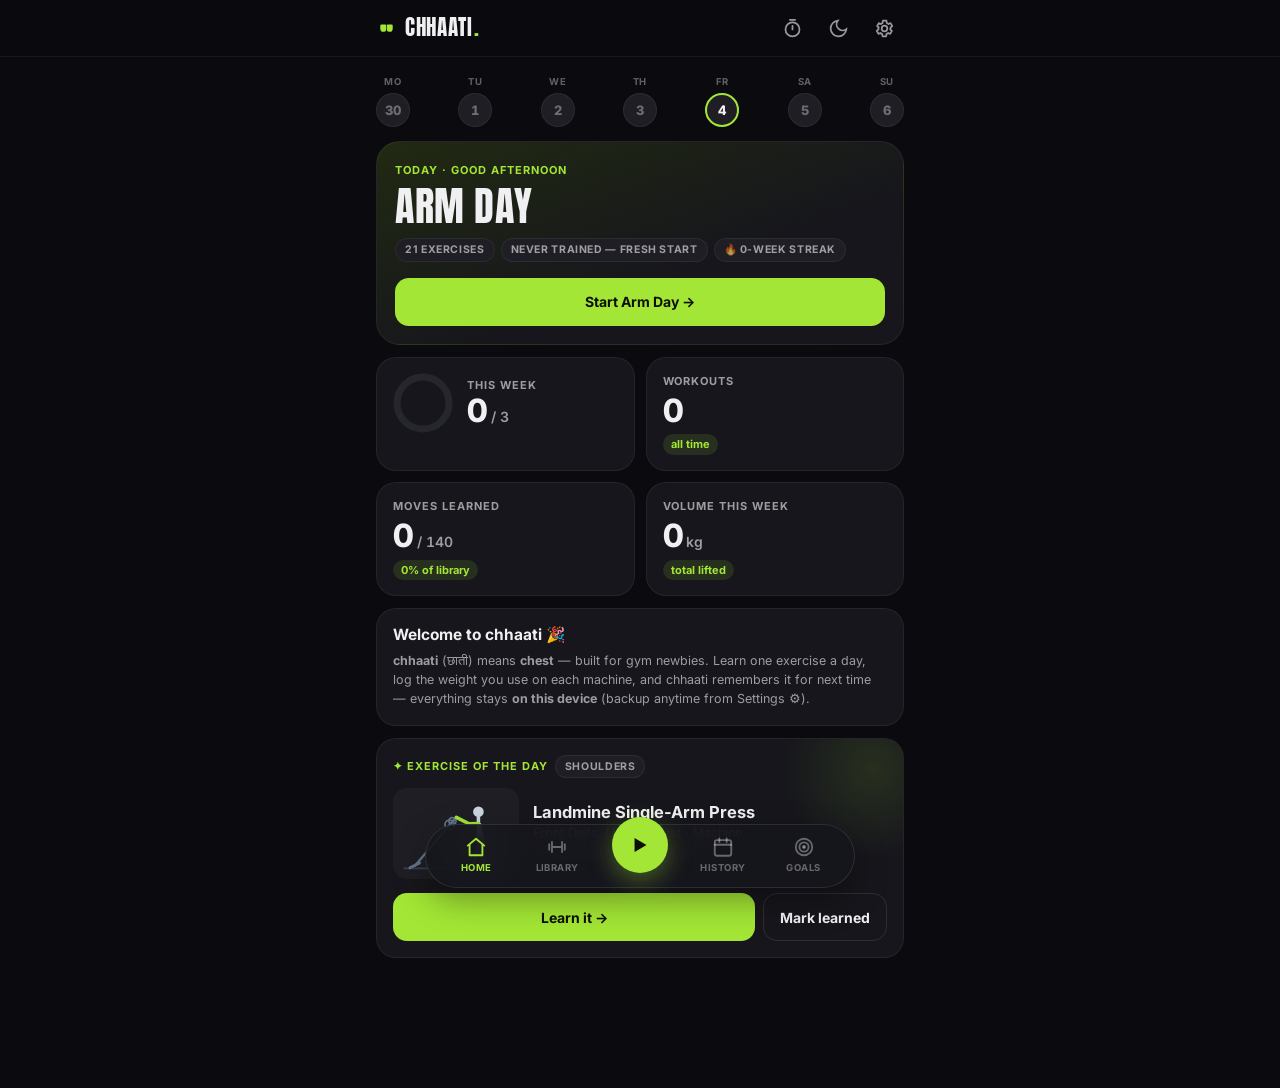
<file: index.html>
<!DOCTYPE html>
<html lang="en" data-theme="dark">
<head>
<meta charset="UTF-8">
<meta name="viewport" content="width=device-width, initial-scale=1, viewport-fit=cover">
<title>chhaati — your pocket gym coach</title>
<meta name="description" content="chhaati (छाती = chest): a beginner-friendly gym tracker. Learn exercises with animated demos, remember your weights, hit your goals.">
<meta name="theme-color" content="#0b0b0f">
<link rel="canonical" href="https://chhaati.github.io/">
<meta property="og:type" content="website">
<meta property="og:site_name" content="chhaati">
<meta property="og:title" content="chhaati — your pocket gym coach">
<meta property="og:description" content="140 exercises with animated demos. Learn one new machine every day — chhaati remembers every weight you lift. Free, offline, no account.">
<meta property="og:url" content="https://chhaati.github.io/">
<meta property="og:image" content="https://chhaati.github.io/og.png">
<meta property="og:image:width" content="1200">
<meta property="og:image:height" content="630">
<meta property="og:image:alt" content="chhaati — your pocket gym coach. 140 exercises, animated demos, remembers your weights, works offline.">
<meta property="og:locale" content="en_US">
<meta name="twitter:card" content="summary_large_image">
<meta name="twitter:title" content="chhaati — your pocket gym coach">
<meta name="twitter:description" content="140 exercises with animated demos. Learn one new machine every day — chhaati remembers every weight you lift.">
<meta name="twitter:image" content="https://chhaati.github.io/og.png">
<script>
/* set theme before first paint to avoid flash */
try {
  var t = localStorage.getItem("gymlog.theme") || "dark";
  document.documentElement.setAttribute("data-theme", t);
  if (t === "light") document.querySelector('meta[name="theme-color"]').setAttribute("content", "#f2f3f5");
} catch (e) {}
</script>
<link rel="icon" href="./icon.svg" type="image/svg+xml">
<link rel="apple-touch-icon" href="./apple-touch-icon.png">
<link rel="manifest" href="./manifest.json">
<link rel="preconnect" href="https://fonts.googleapis.com">
<link rel="preconnect" href="https://fonts.gstatic.com" crossorigin>
<link href="https://fonts.googleapis.com/css2?family=Anton&family=Inter:wght@400;500;600;700;800&display=swap" rel="stylesheet">
<link rel="stylesheet" href="./css/style.css">
</head>
<body>

<header class="topbar">
  <div class="topbar-inner">
    <div class="brand">
      <svg viewBox="0 0 128 128" width="21" height="21" aria-hidden="true">
        <path fill="var(--accent)" d="M34 40 H58 Q62 40 62 44 V72 Q62 84 50 84 H44 Q26 84 26 62 V48 Q26 40 34 40 Z"/>
        <path fill="var(--accent)" d="M94 40 H70 Q66 40 66 44 V72 Q66 84 78 84 H84 Q102 84 102 62 V48 Q102 40 94 40 Z"/>
      </svg>
      CHHAATI<span class="dot">.</span>
    </div>
    <div class="topbar-actions">
      <button class="icon-btn" id="btn-timer" title="Rest timer" aria-label="Rest timer">
        <svg viewBox="0 0 24 24" width="21" height="21" fill="none" stroke="currentColor" stroke-width="2" stroke-linecap="round"><circle cx="12" cy="13" r="8"/><path d="M12 13V9M9 2h6"/></svg>
      </button>
      <button class="icon-btn" id="btn-theme" title="Toggle theme" aria-label="Toggle theme">
        <svg class="ic-moon" viewBox="0 0 24 24" width="21" height="21" fill="none" stroke="currentColor" stroke-width="2" stroke-linecap="round"><path d="M21 12.8A9 9 0 1 1 11.2 3 7 7 0 0 0 21 12.8z"/></svg>
        <svg class="ic-sun" viewBox="0 0 24 24" width="21" height="21" fill="none" stroke="currentColor" stroke-width="2" stroke-linecap="round"><circle cx="12" cy="12" r="4"/><path d="M12 2v2M12 20v2M4.9 4.9l1.4 1.4M17.7 17.7l1.4 1.4M2 12h2M20 12h2M4.9 19.1l1.4-1.4M17.7 6.3l1.4-1.4"/></svg>
      </button>
      <button class="icon-btn" id="btn-settings" title="Settings" aria-label="Settings">
        <svg viewBox="0 0 24 24" width="21" height="21" fill="none" stroke="currentColor" stroke-width="2" stroke-linecap="round" stroke-linejoin="round"><circle cx="12" cy="12" r="3.2"/><path d="M19 12a7 7 0 0 0-.1-1.2l2-1.5-2-3.4-2.3 1a7 7 0 0 0-2-1.2L14.2 3h-4l-.4 2.7a7 7 0 0 0-2 1.2l-2.3-1-2 3.4 2 1.5A7 7 0 0 0 5 12c0 .4 0 .8.1 1.2l-2 1.5 2 3.4 2.3-1a7 7 0 0 0 2 1.2l.4 2.7h4l.4-2.7a7 7 0 0 0 2-1.2l2.3 1 2-3.4-2-1.5c.1-.4.1-.8.1-1.2Z"/></svg>
      </button>
    </div>
  </div>
</header>

<main id="view" class="view"></main>

<nav class="bottomnav" id="bottomnav">
  <button data-tab="home" class="nav-btn active" aria-label="Home">
    <svg viewBox="0 0 24 24" fill="none" stroke="currentColor" stroke-width="2" stroke-linecap="round" stroke-linejoin="round"><path d="M3 10.5 12 3l9 7.5"/><path d="M5 9.5V21h14V9.5"/></svg>
    <span>Home</span>
  </button>
  <button data-tab="exercises" class="nav-btn" aria-label="Exercises">
    <svg viewBox="0 0 24 24" fill="none" stroke="currentColor" stroke-width="2" stroke-linecap="round"><path d="M6.5 6.5v11M17.5 6.5v11M3.5 9v6M20.5 9v6M6.5 12h11"/></svg>
    <span>Library</span>
  </button>
  <button class="nav-fab" id="nav-fab" title="Start today's workout" aria-label="Start today's workout">
    <svg viewBox="0 0 24 24" fill="none" stroke="currentColor" stroke-width="2.6" stroke-linecap="round"><path d="M7 5.5v13l11-6.5z" fill="currentColor" stroke="none"/></svg>
  </button>
  <button data-tab="history" class="nav-btn" aria-label="History">
    <svg viewBox="0 0 24 24" fill="none" stroke="currentColor" stroke-width="2" stroke-linecap="round" stroke-linejoin="round"><rect x="3" y="4.5" width="18" height="17" rx="2.5"/><path d="M3 9.5h18M8 2.5v4M16 2.5v4"/></svg>
    <span>History</span>
  </button>
  <button data-tab="goals" class="nav-btn" aria-label="Goals">
    <svg viewBox="0 0 24 24" fill="none" stroke="currentColor" stroke-width="2" stroke-linecap="round"><circle cx="12" cy="12" r="9"/><circle cx="12" cy="12" r="5"/><circle cx="12" cy="12" r="1.2" fill="currentColor"/></svg>
    <span>Goals</span>
  </button>
</nav>

<div id="modal-root"></div>
<div id="restpill-root"></div>
<div id="toast-root" class="toast-root"></div>

<script src="./data/exercises-chest.js"></script>
<script src="./data/exercises-back.js"></script>
<script src="./data/exercises-legs.js"></script>
<script src="./data/exercises-shoulders.js"></script>
<script src="./data/exercises-arms.js"></script>
<script src="./data/exercises-core.js"></script>
<script src="./data/exercises-cardio.js"></script>
<script src="./js/store.js"></script>
<script src="./js/app.js"></script>
<script>
if ("serviceWorker" in navigator && location.protocol.startsWith("http")) {
  window.addEventListener("load", function () {
    navigator.serviceWorker.register("./sw.js").catch(function () {});
  });
}
</script>
</body>
</html>
</file>
<file: css/style.css>
/* ============================================================
   IronLog — "Volt Forge" design system
   Dark-first · layered near-black · one electric lime accent
   Anton (display) + Inter (UI, tabular numerals)
   ============================================================ */
:root {
  /* backgrounds — depth from layered grays */
  --bg-0: #0b0b0f;
  --bg-1: #16161c;
  --bg-2: #1e1e24;
  --bg-3: #26262e;
  /* lines */
  --hairline: rgba(255, 255, 255, 0.06);
  --border: rgba(255, 255, 255, 0.10);
  --border-strong: #2a2a33;
  /* text — never pure white */
  --text-hi: #f0f0f2;
  --text-mid: rgba(240, 240, 242, 0.62);
  --text-low: rgba(240, 240, 242, 0.38);
  /* accent */
  --accent: #a3e635;
  --accent-hover: #bef264;
  --accent-press: #84cc16;
  --accent-ink: #0c1004;
  --accent-text: #a3e635;
  --accent-tint: rgba(163, 230, 53, 0.12);
  --accent-glow: rgba(163, 230, 53, 0.35);
  --done-tint: rgba(163, 230, 53, 0.08);
  /* semantic */
  --warmup: #fb923c;
  --failure: #f87171;
  --pr-gold: #facc15;
  /* gradients */
  --grad-hero: linear-gradient(160deg, #212a12 0%, #16161c 62%);
  --grad-chart: linear-gradient(180deg, rgba(163, 230, 53, 0.18), rgba(163, 230, 53, 0));
  /* exercise-figure SVG palette */
  --fig: #cbd5e1;
  --acc: #a3e635;
  --equip: #64748b;
  --floor: #334155;
  /* group colors (dots/tags only, never surfaces) */
  --g-chest: #f472b6;
  --g-back: #60a5fa;
  --g-legs: #a3e635;
  --g-shoulders: #fbbf24;
  --g-arms: #c084fc;
  --g-core: #34d399;
  --g-cardio: #f87171;
  /* motion */
  --ease-out: cubic-bezier(0.16, 1, 0.3, 1);
}
:root[data-theme="light"] {
  --bg-0: #f2f3f5;
  --bg-1: #ffffff;
  --bg-2: #eceef1;
  --bg-3: #e0e3e8;
  --hairline: rgba(10, 14, 20, 0.07);
  --border: rgba(10, 14, 20, 0.12);
  --border-strong: #d3d7dd;
  --text-hi: #15181d;
  --text-mid: rgba(21, 24, 29, 0.64);
  --text-low: rgba(21, 24, 29, 0.4);
  --accent-text: #4d7c0f;
  --accent-tint: rgba(101, 163, 13, 0.13);
  --accent-glow: rgba(132, 204, 22, 0.35);
  --done-tint: rgba(101, 163, 13, 0.09);
  --grad-hero: linear-gradient(160deg, #e8f4d1 0%, #ffffff 62%);
  --fig: #334155;
  --acc: #65a30d;
  --equip: #94a3b8;
  --floor: #cbd5e1;
}

* { box-sizing: border-box; }
html { -webkit-text-size-adjust: 100%; }
body {
  margin: 0;
  font-family: "Inter", -apple-system, BlinkMacSystemFont, "Segoe UI", Roboto, sans-serif;
  background: var(--bg-0);
  color: var(--text-hi);
  line-height: 1.5;
  font-size: 14.5px;
  min-height: 100dvh;
  transition: background 0.25s ease, color 0.25s ease;
}
button { font: inherit; color: inherit; cursor: pointer; touch-action: manipulation; }
input, select { touch-action: manipulation; }
input, select, textarea { font: inherit; color: inherit; }
h1, h2, h3, h4 { margin: 0; line-height: 1.25; }
::selection { background: var(--accent); color: var(--accent-ink); }
:focus-visible { outline: 2px solid var(--accent); outline-offset: 2px; }

.display, .modal-head h2, .hero-title, .page-title {
  font-family: "Anton", "Arial Narrow", Impact, sans-serif;
  font-weight: 400;
  text-transform: uppercase;
  letter-spacing: 0.015em;
  line-height: 1;
}
.eyebrow {
  font-size: 11px; font-weight: 700; text-transform: uppercase;
  letter-spacing: 0.09em; color: var(--text-mid);
}
.num { font-variant-numeric: tabular-nums; }

/* ============ top bar ============ */
.topbar {
  position: sticky; top: 0; z-index: 40;
  background: color-mix(in srgb, var(--bg-0) 74%, transparent);
  backdrop-filter: blur(16px);
  -webkit-backdrop-filter: blur(16px);
  border-bottom: 1px solid var(--hairline);
}
.topbar-inner {
  max-width: 560px; margin: 0 auto;
  display: flex; align-items: center; justify-content: space-between;
  padding: 8px 16px;
  padding-top: calc(8px + env(safe-area-inset-top));
  min-height: 56px;
}
.brand {
  font-family: "Anton", "Arial Narrow", Impact, sans-serif;
  font-size: 21px; text-transform: uppercase; letter-spacing: 0.03em;
  display: flex; align-items: center; gap: 8px;
}
.brand .dot { margin-left: -6px; }
.brand .dot { color: var(--accent-text); }
.topbar-actions { display: flex; gap: 6px; }
.icon-btn {
  width: 40px; height: 40px; border-radius: 12px;
  border: 1px solid transparent; background: transparent;
  color: var(--text-mid);
  display: grid; place-items: center;
  transition: transform 0.12s var(--ease-out), background 0.15s, color 0.15s;
}
.icon-btn:hover { background: var(--bg-2); color: var(--text-hi); }
.icon-btn:active { transform: scale(0.92); }
:root[data-theme="dark"] .ic-sun { display: none; }
:root:not([data-theme="light"]) .ic-sun { display: none; }
:root[data-theme="light"] .ic-moon { display: none; }

/* ============ layout ============ */
.view {
  max-width: 560px; margin: 0 auto;
  padding: 16px 16px calc(118px + env(safe-area-inset-bottom));
  animation: viewin 0.22s var(--ease-out);
}
@keyframes viewin { from { opacity: 0; transform: translateY(6px); } to { opacity: 1; transform: none; } }
.page-title { font-size: 26px; margin: 4px 0 16px; }

/* ============ floating pill nav ============ */
.bottomnav {
  position: fixed; z-index: 50;
  bottom: calc(12px + env(safe-area-inset-bottom));
  left: 12px; right: 12px;
  max-width: 430px; margin-inline: auto;
  height: 64px; border-radius: 999px;
  background: color-mix(in srgb, var(--bg-1) 86%, transparent);
  backdrop-filter: blur(20px);
  -webkit-backdrop-filter: blur(20px);
  border: 1px solid var(--border);
  box-shadow: 0 12px 32px rgba(0, 0, 0, 0.35);
  display: flex; align-items: center; justify-content: space-around;
  padding: 0 10px;
}
.nav-btn {
  width: 52px; height: 52px;
  display: flex; flex-direction: column; align-items: center; justify-content: center; gap: 3px;
  border: 0; background: none; border-radius: 16px;
  color: var(--text-low);
  font-size: 9.5px; font-weight: 700; text-transform: uppercase; letter-spacing: 0.05em;
  transition: color 0.15s;
}
.nav-btn svg { width: 22px; height: 22px; }
.nav-btn.active { color: var(--accent-text); }
.nav-fab {
  width: 56px; height: 56px; border-radius: 50%;
  border: 0; background: var(--accent); color: var(--accent-ink);
  display: grid; place-items: center;
  margin-top: -22px;
  box-shadow: 0 8px 24px var(--accent-glow);
  transition: transform 0.12s var(--ease-out), background 0.15s;
}
.nav-fab svg { width: 26px; height: 26px; }
.nav-fab:hover { background: var(--accent-hover); }
.nav-fab:active { transform: scale(0.92); }

/* ============ cards / generic ============ */
.card {
  background: var(--bg-1); border: 1px solid var(--hairline);
  border-radius: 20px; padding: 16px; margin-bottom: 12px;
}
.section-title {
  display: flex; align-items: baseline; justify-content: space-between;
  margin: 22px 2px 10px;
  font-family: "Anton", "Arial Narrow", Impact, sans-serif;
  font-weight: 400; text-transform: uppercase; letter-spacing: 0.04em;
  font-size: 16px;
}
.section-title small { font-family: "Inter", sans-serif; font-size: 11.5px; font-weight: 600; color: var(--text-mid); text-transform: none; letter-spacing: 0; }
.muted { color: var(--text-mid); }
.faint { color: var(--text-low); }
.small { font-size: 12.5px; }

.btn {
  display: inline-flex; align-items: center; justify-content: center; gap: 7px;
  border-radius: 14px; border: 1px solid var(--border);
  background: transparent; color: var(--text-hi);
  padding: 11px 16px; font-weight: 700; font-size: 14px;
  transition: transform 0.12s var(--ease-out), background 0.15s, box-shadow 0.15s, filter 0.15s;
}
.btn:hover { background: var(--bg-2); }
.btn:active { transform: scale(0.96); }
.btn.primary {
  background: var(--accent); color: var(--accent-ink); border-color: transparent;
  min-height: 48px;
}
.btn.primary:hover { background: var(--accent-hover); box-shadow: 0 0 24px rgba(163, 230, 53, 0.25); }
.btn.primary:active { background: var(--accent-press); }
.btn.danger { color: var(--failure); border-color: transparent; background: none; }
.btn.danger:hover { background: rgba(248, 113, 113, 0.08); }
.btn.ghost { background: none; border-color: transparent; color: var(--text-mid); }
.btn.ghost:hover { background: var(--bg-2); color: var(--text-hi); }
.btn.block { width: 100%; }
.btn.sm { padding: 7px 12px; font-size: 13px; border-radius: 11px; min-height: 0; }

.chip-row { display: flex; flex-wrap: wrap; gap: 7px; padding: 2px; }
.chip {
  flex: 0 0 auto; display: inline-flex; align-items: center; gap: 6px;
  height: 32px; padding: 0 13px; border-radius: 999px;
  font-size: 12.5px; font-weight: 600;
  border: 1px solid var(--border); background: var(--bg-2); color: var(--text-mid);
  transition: all 0.15s; white-space: nowrap;
}
.chip:hover { color: var(--text-hi); }
.chip.active {
  background: var(--accent-tint);
  border-color: color-mix(in srgb, var(--accent) 50%, transparent);
  color: var(--accent-text);
}
.chip .dot { width: 7px; height: 7px; border-radius: 50%; }
@media (max-width: 420px) { .chip { padding: 0 11px; font-size: 12px; } }

.tag {
  display: inline-flex; align-items: center; gap: 5px;
  font-size: 10.5px; font-weight: 700; letter-spacing: 0.06em;
  padding: 3px 9px; border-radius: 999px;
  background: var(--bg-2); border: 1px solid var(--hairline); color: var(--text-mid);
  text-transform: uppercase;
}

input[type="text"], input[type="number"], input[type="date"], input[type="search"], select {
  width: 100%; padding: 11px 13px; border-radius: 12px;
  border: 1px solid var(--border); background: var(--bg-2); color: var(--text-hi);
  outline: none; transition: border-color 0.15s;
  appearance: none; font-size: 15px;
}
input:focus, select:focus { border-color: var(--accent); }
label.f { display: block; font-size: 11px; font-weight: 700; color: var(--text-mid); margin: 14px 0 6px; text-transform: uppercase; letter-spacing: 0.08em; }

/* ============ home ============ */
.weekstrip { display: flex; align-items: center; gap: 8px; margin: 2px 0 14px; }
.weekstrip .days { display: flex; gap: 7px; flex: 1; justify-content: space-between; }
.wday { display: flex; flex-direction: column; align-items: center; gap: 4px; }
.wday span { font-size: 9.5px; font-weight: 700; text-transform: uppercase; letter-spacing: 0.06em; color: var(--text-low); }
.wday i {
  width: 34px; height: 34px; border-radius: 50%;
  background: var(--bg-2); border: 1px solid var(--hairline);
  display: grid; place-items: center; font-style: normal;
  font-size: 13px; font-weight: 800; color: var(--text-low);
  font-variant-numeric: tabular-nums;
}
.wday.done i { background: var(--accent); border-color: transparent; color: var(--accent-ink); }
.wday.today i { border: 2px solid var(--accent); color: var(--text-hi); }
.wday.today.done i { color: var(--accent-ink); }

.hero-card {
  position: relative; overflow: hidden;
  background: var(--grad-hero);
  border: 1px solid var(--hairline);
  border-radius: 24px; padding: 20px 18px 18px; margin-bottom: 12px;
}
.hero-card .eyebrow { color: var(--accent-text); margin-bottom: 8px; }
.hero-title {
  font-size: clamp(30px, 9vw, 40px);
  line-height: 0.98;
  animation: kinetic 3s ease-in-out infinite alternate;
}
@keyframes kinetic { from { letter-spacing: 0.005em; } to { letter-spacing: 0.028em; } }
.hero-meta { display: flex; flex-wrap: wrap; gap: 6px; margin: 12px 0 16px; }
.hero-card .btn.primary { width: 100%; }

/* bento stat tiles */
.bento { display: grid; grid-template-columns: 1fr 1fr; gap: 11px; margin-bottom: 12px; }
.tile {
  background: var(--bg-1); border: 1px solid var(--hairline);
  border-radius: 20px; padding: 15px 16px;
  display: flex; flex-direction: column; gap: 4px; min-width: 0;
}
.tile.span2 { grid-column: span 2; }
.tile .tnum {
  font-size: 32px; font-weight: 800; line-height: 1.1;
  font-variant-numeric: tabular-nums; letter-spacing: -0.01em;
}
.tile .tnum small { font-size: 14px; font-weight: 600; color: var(--text-mid); margin-left: 3px; letter-spacing: 0; }
.tile .delta {
  align-self: flex-start; font-size: 11px; font-weight: 700;
  color: var(--accent-text); background: var(--accent-tint);
  padding: 2px 8px; border-radius: 999px; margin-top: 2px;
}
.tile-ring { display: flex; align-items: center; gap: 14px; }
.tile-ring svg { transform: rotate(-90deg); flex: 0 0 auto; }
.tile-ring .ring-prog { transition: stroke-dashoffset 0.8s var(--ease-out); }

/* exercise of the day */
.eotd { position: relative; overflow: hidden; }
.eotd .glow {
  position: absolute; top: -70px; right: -70px; width: 200px; height: 200px;
  background: radial-gradient(circle, var(--accent-tint), transparent 65%);
  pointer-events: none;
}
.eotd-head { display: flex; align-items: center; gap: 7px; margin-bottom: 10px; flex-wrap: wrap; }
.eotd-body { display: flex; gap: 14px; align-items: center; }
.eotd-fig { flex: 0 0 126px; background: var(--bg-2); border-radius: 14px; padding: 6px 4px 2px; }
@media (max-width: 380px) { .eotd-fig { flex: 0 0 102px; } }
.eotd-fig svg { width: 100%; height: auto; display: block; }
.eotd h3 { font-size: 16.5px; font-weight: 700; margin-bottom: 2px; }
.eotd-actions { display: flex; gap: 8px; margin-top: 14px; }
.eotd-actions .btn.primary { flex: 1; }

/* ============ exercise library ============ */
.searchbar { position: relative; margin-bottom: 11px; }
.searchbar svg { position: absolute; left: 14px; top: 50%; transform: translateY(-50%); color: var(--text-low); }
.searchbar input { padding-left: 42px; height: 46px; border-radius: 14px; background: var(--bg-1); }

.exgrid { display: grid; grid-template-columns: 1fr 1fr; gap: 10px; }
@media (min-width: 560px) { .exgrid { grid-template-columns: 1fr 1fr 1fr; } }
.excard {
  position: relative; text-align: left;
  background: var(--bg-1); border: 1px solid var(--hairline); border-radius: 18px;
  padding: 10px; display: flex; flex-direction: column; gap: 7px;
  transition: transform 0.15s var(--ease-out), border-color 0.15s;
}
.excard:active { transform: scale(0.97); }
@media (hover: hover) {
  .excard:hover { transform: translateY(-2px); border-color: color-mix(in srgb, var(--accent) 40%, transparent); }
}
.excard .fig { background: var(--bg-2); border-radius: 12px; padding: 6px 4px 2px; }
.excard .fig svg { width: 100%; height: auto; display: block; }
.excard h4 { font-size: 13.5px; font-weight: 700; line-height: 1.3; }
.excard .meta { display: flex; gap: 5px; flex-wrap: wrap; align-items: center; }
.excard .lastw {
  font-size: 11.5px; font-weight: 700; color: var(--accent-text);
  background: var(--accent-tint); padding: 2px 8px; border-radius: 999px;
  font-variant-numeric: tabular-nums;
}
.excard .learned-badge {
  position: absolute; top: 7px; right: 7px; z-index: 2;
  width: 21px; height: 21px; border-radius: 50%;
  background: var(--accent); color: var(--accent-ink);
  display: grid; place-items: center; font-size: 12px; font-weight: 800;
}
.groupdot { width: 8px; height: 8px; border-radius: 50%; flex: 0 0 auto; }

/* ============ modal / sheet ============ */
.modal-back {
  position: fixed; inset: 0; z-index: 60;
  background: rgba(0, 0, 0, 0.6);
  backdrop-filter: blur(3px); -webkit-backdrop-filter: blur(3px);
  display: flex; align-items: flex-end; justify-content: center;
  animation: fadein 0.18s ease;
}
@media (min-width: 640px) { .modal-back { align-items: center; padding: 24px; } }
@keyframes fadein { from { opacity: 0; } }
.modal {
  background: var(--bg-1); width: 100%; max-width: 600px;
  max-height: 92dvh; overflow-y: auto; overscroll-behavior: contain;
  border-radius: 24px 24px 0 0; border: 1px solid var(--hairline);
  padding: 8px 18px calc(24px + env(safe-area-inset-bottom));
  animation: slideup 0.3s var(--ease-out);
}
@media (min-width: 640px) { .modal { border-radius: 24px; padding-bottom: 24px; } }
@keyframes slideup { from { transform: translateY(48px); opacity: 0.4; } }
.modal .grab { width: 36px; height: 4px; border-radius: 999px; background: rgba(255, 255, 255, 0.2); margin: 6px auto 14px; }
:root[data-theme="light"] .modal .grab { background: rgba(0, 0, 0, 0.18); }
.modal-head { display: flex; align-items: flex-start; justify-content: space-between; gap: 10px; margin-bottom: 6px; }
.modal-head h2 { font-size: 24px; padding-top: 2px; }
.modal-head .icon-btn { background: var(--bg-2); border-radius: 50%; width: 34px; height: 34px; font-size: 13px; }
.modal .bigfig {
  background: var(--bg-2); border-radius: 18px; margin: 12px 0; padding: 14px 10px 6px;
}
.modal .bigfig svg { width: 100%; max-height: 220px; height: auto; display: block; }
.muscle-row { display: flex; flex-wrap: wrap; gap: 6px; margin: 8px 0 2px; }
.steps { margin: 8px 0 0; padding: 0; list-style: none; counter-reset: st; }
.steps li { counter-increment: st; position: relative; padding: 7px 0 7px 38px; font-size: 14px; }
.steps li::before {
  content: counter(st);
  position: absolute; left: 0; top: 6px;
  width: 26px; height: 26px; border-radius: 9px;
  background: var(--accent-tint); color: var(--accent-text);
  display: grid; place-items: center; font-weight: 800; font-size: 13px;
  font-variant-numeric: tabular-nums;
}
.tipbox {
  background: var(--accent-tint);
  border: 1px solid color-mix(in srgb, var(--accent) 22%, transparent);
  border-radius: 14px; padding: 12px 14px; margin-top: 10px; font-size: 13.5px;
}
.tipbox b { color: var(--accent-text); }
.tipbox ul { margin: 6px 0 0; padding-left: 18px; }
.tipbox li { margin: 3px 0; }

/* ============ logging grid (SET | PREV | W | R | ✓) ============ */
.logger { margin-top: 6px; }
.sethead, .set-row {
  display: grid; grid-template-columns: 34px 1fr 64px 64px 40px;
  gap: 8px; align-items: center;
}
.sethead {
  font-size: 10.5px; color: var(--text-mid); font-weight: 700;
  text-transform: uppercase; letter-spacing: 0.07em;
  margin-bottom: 6px; text-align: center;
}
.set-row {
  padding: 5px 0; border-radius: 12px; margin: 0 -6px 2px; padding-inline: 6px;
  transition: background 0.15s;
  position: relative;
}
.set-row.done { background: var(--done-tint); box-shadow: inset 2px 0 0 var(--accent); }
.set-row .setn {
  font-weight: 800; color: var(--text-low); font-size: 13px; text-align: center;
  font-variant-numeric: tabular-nums;
}
.set-row.done .setn { color: var(--accent-text); }
.set-row .prev {
  font-size: 12.5px; color: var(--text-low); text-align: center;
  font-variant-numeric: tabular-nums; overflow: hidden; text-overflow: ellipsis; white-space: nowrap;
}
.set-row input {
  text-align: center; padding: 9px 4px; font-weight: 700; font-size: 16px;
  font-variant-numeric: tabular-nums; height: 40px; border-radius: 10px;
}
.set-row .ck {
  width: 34px; height: 34px; border-radius: 9px; border: 0;
  background: var(--bg-3); color: var(--text-low);
  display: grid; place-items: center; margin: 0 auto;
  transition: background 0.15s, color 0.15s, transform 0.15s var(--ease-out);
}
.set-row .ck svg { width: 17px; height: 17px; }
.set-row.done .ck { background: var(--accent); color: var(--accent-ink); animation: ckpop 0.18s var(--ease-out); }
@keyframes ckpop { 0% { transform: scale(0.7); } 60% { transform: scale(1.12); } 100% { transform: scale(1); } }
.addset-row {
  width: 100%; margin-top: 4px; padding: 11px;
  border: 1px dashed var(--border); border-radius: 12px;
  background: none; color: var(--text-mid); font-weight: 600; font-size: 13px;
  transition: background 0.15s, color 0.15s;
}
.addset-row:hover { background: var(--bg-2); color: var(--text-hi); }
.logger-tools { display: flex; gap: 6px; margin-top: 10px; flex-wrap: wrap; }
.lastinfo {
  display: flex; align-items: center; gap: 8px; flex-wrap: wrap;
  font-size: 13px; color: var(--text-mid);
  background: var(--bg-2); border: 1px solid var(--hairline);
  padding: 9px 12px; border-radius: 12px; margin-bottom: 12px;
}
.lastinfo b { color: var(--text-hi); font-variant-numeric: tabular-nums; }
.suggest { color: var(--accent-text); font-weight: 600; }
.pr-flag { color: var(--pr-gold); font-weight: 700; }

/* charts */
.spark-wrap { margin-top: 6px; }
.spark-wrap svg { width: 100%; height: 78px; display: block; }

/* ============ history / calendar ============ */
.cal-head { display: flex; align-items: center; justify-content: space-between; margin-bottom: 10px; }
.cal-head h3 { font-family: "Anton", "Arial Narrow", Impact, sans-serif; font-weight: 400; text-transform: uppercase; letter-spacing: 0.04em; font-size: 17px; }
.cal-nav { display: flex; gap: 6px; }
.cal-grid { display: grid; grid-template-columns: repeat(7, 1fr); gap: 4px; }
.cal-dow { text-align: center; font-size: 10px; font-weight: 700; color: var(--text-low); padding: 3px 0; text-transform: uppercase; letter-spacing: 0.06em; }
.cal-day {
  aspect-ratio: 1; border-radius: 12px; border: 1px solid transparent;
  display: flex; flex-direction: column; align-items: center; justify-content: center; gap: 3px;
  font-size: 12.5px; font-weight: 600; background: none; color: var(--text-hi); padding: 0;
  font-variant-numeric: tabular-nums;
}
.cal-day.other { color: var(--text-low); opacity: 0.5; }
.cal-day.today { border-color: var(--accent); }
.cal-day.sel { background: var(--accent-tint); }
.cal-day .dots { display: flex; gap: 2.5px; height: 5px; }
.cal-day .dots i { width: 5px; height: 5px; border-radius: 50%; }
.daylog-item {
  display: flex; align-items: center; gap: 11px;
  padding: 10px 2px; border-bottom: 1px solid var(--hairline);
}
.daylog-item:last-child { border-bottom: 0; }
.daylog-item .thumb { width: 50px; flex: 0 0 auto; background: var(--bg-2); border-radius: 10px; padding: 3px; }
.daylog-item .thumb svg { width: 100%; height: auto; display: block; }
.daylog-item .sets { font-size: 12.5px; color: var(--text-mid); font-variant-numeric: tabular-nums; }

.bars { display: flex; align-items: flex-end; gap: 7px; height: 96px; padding-top: 8px; }
.bars .bar { flex: 1; display: flex; flex-direction: column; align-items: center; gap: 5px; height: 100%; justify-content: flex-end; }
.bars .bar i { width: 100%; max-width: 34px; border-radius: 5px 5px 2px 2px; background: var(--border-strong); min-height: 3px; }
.bars .bar:last-child i { background: var(--accent); }
.bars .bar span { font-size: 10px; color: var(--text-low); font-weight: 700; font-variant-numeric: tabular-nums; }

/* ============ goals ============ */
.goal-card { display: flex; flex-direction: column; gap: 9px; }
.goal-top { display: flex; align-items: flex-start; justify-content: space-between; gap: 10px; }
.goal-top h4 { font-size: 15px; font-weight: 700; }
.progress { height: 8px; border-radius: 99px; background: var(--bg-3); overflow: hidden; }
.progress i { display: block; height: 100%; border-radius: 99px; background: var(--accent); transition: width 0.8s var(--ease-out); }
.goal-meta { display: flex; justify-content: space-between; font-size: 12px; color: var(--text-mid); font-weight: 600; font-variant-numeric: tabular-nums; }
.goal-done { border-color: color-mix(in srgb, var(--accent) 40%, var(--hairline)); }

/* ============ settings ============ */
.setting-row {
  display: flex; align-items: center; justify-content: space-between; gap: 12px;
  padding: 13px 2px; border-bottom: 1px solid var(--hairline);
}
.setting-row:last-child { border-bottom: 0; }
.setting-row .lbl { font-weight: 600; font-size: 14.5px; }
.setting-row .desc { font-size: 12px; color: var(--text-mid); margin-top: 1px; }
.setting-row select, .setting-row input[type="number"] { width: 104px; text-align: center; padding: 8px; }
.seg { display: inline-flex; background: var(--bg-2); border: 1px solid var(--hairline); border-radius: 12px; padding: 3px; }
.seg button { border: 0; background: none; padding: 6px 14px; border-radius: 9px; font-size: 13px; font-weight: 700; color: var(--text-mid); }
.seg button.active { background: var(--accent); color: var(--accent-ink); }

/* ============ rest timer pill ============ */
.restpill {
  position: fixed; z-index: 55;
  bottom: calc(86px + env(safe-area-inset-bottom));
  left: 16px; right: 16px;
  max-width: 420px; margin-inline: auto;
  background: color-mix(in srgb, var(--bg-1) 92%, transparent);
  backdrop-filter: blur(16px); -webkit-backdrop-filter: blur(16px);
  border: 1px solid var(--border);
  border-radius: 18px;
  padding: 10px 12px 12px;
  box-shadow: 0 12px 32px rgba(0, 0, 0, 0.4), 0 0 20px rgba(163, 230, 53, 0.12);
  animation: pillin 0.3s var(--ease-out);
}
@keyframes pillin { from { transform: translateY(16px); opacity: 0; } }
.restpill .rest-top { display: flex; align-items: center; justify-content: space-between; gap: 10px; }
.restpill .rest-num {
  font-size: 26px; font-weight: 800; font-variant-numeric: tabular-nums;
  color: var(--accent-text); min-width: 74px; letter-spacing: -0.01em;
}
.restpill .rest-btns { display: flex; gap: 6px; }
.restpill .rest-track {
  height: 5px; border-radius: 99px; background: var(--bg-3); margin-top: 9px; overflow: hidden;
}
.restpill .rest-track i {
  display: block; height: 100%; background: var(--accent); border-radius: 99px;
  transition: width 1s linear;
}

/* ============ toast / confetti / misc ============ */
.toast-root {
  position: fixed; bottom: calc(96px + env(safe-area-inset-bottom));
  left: 0; right: 0; z-index: 90;
  display: flex; flex-direction: column; align-items: center; gap: 8px; pointer-events: none;
}
.toast {
  background: var(--bg-2); border: 1px solid var(--border); color: var(--text-hi);
  border-radius: 14px; padding: 11px 18px; font-weight: 600; font-size: 13.5px;
  box-shadow: 0 10px 28px rgba(0, 0, 0, 0.4);
  animation: toastin 0.25s var(--ease-out);
  max-width: 90vw; text-align: center;
}
.toast.pr { border-color: var(--pr-gold); }
@keyframes toastin { from { transform: translateY(14px); opacity: 0; } }

.empty { text-align: center; padding: 34px 18px; color: var(--text-mid); }
.empty .big { font-size: 38px; margin-bottom: 8px; }

.confetti-bit { position: fixed; z-index: 95; width: 9px; height: 14px; border-radius: 2px; pointer-events: none; }

details.acc-box { border: 1px solid var(--hairline); border-radius: 14px; background: var(--bg-1); margin-bottom: 10px; }
details.acc-box summary { padding: 12px 14px; font-weight: 700; font-size: 14px; cursor: pointer; list-style: none; display: flex; justify-content: space-between; align-items: center; }
details.acc-box summary::-webkit-details-marker { display: none; }
details.acc-box .inner { padding: 0 14px 12px; }

@media (prefers-reduced-motion: reduce) {
  *, *::before, *::after { animation-duration: 0.01ms !important; animation-iteration-count: 1 !important; transition-duration: 0.01ms !important; }
  .hero-title { animation: none; }
}
</file>
